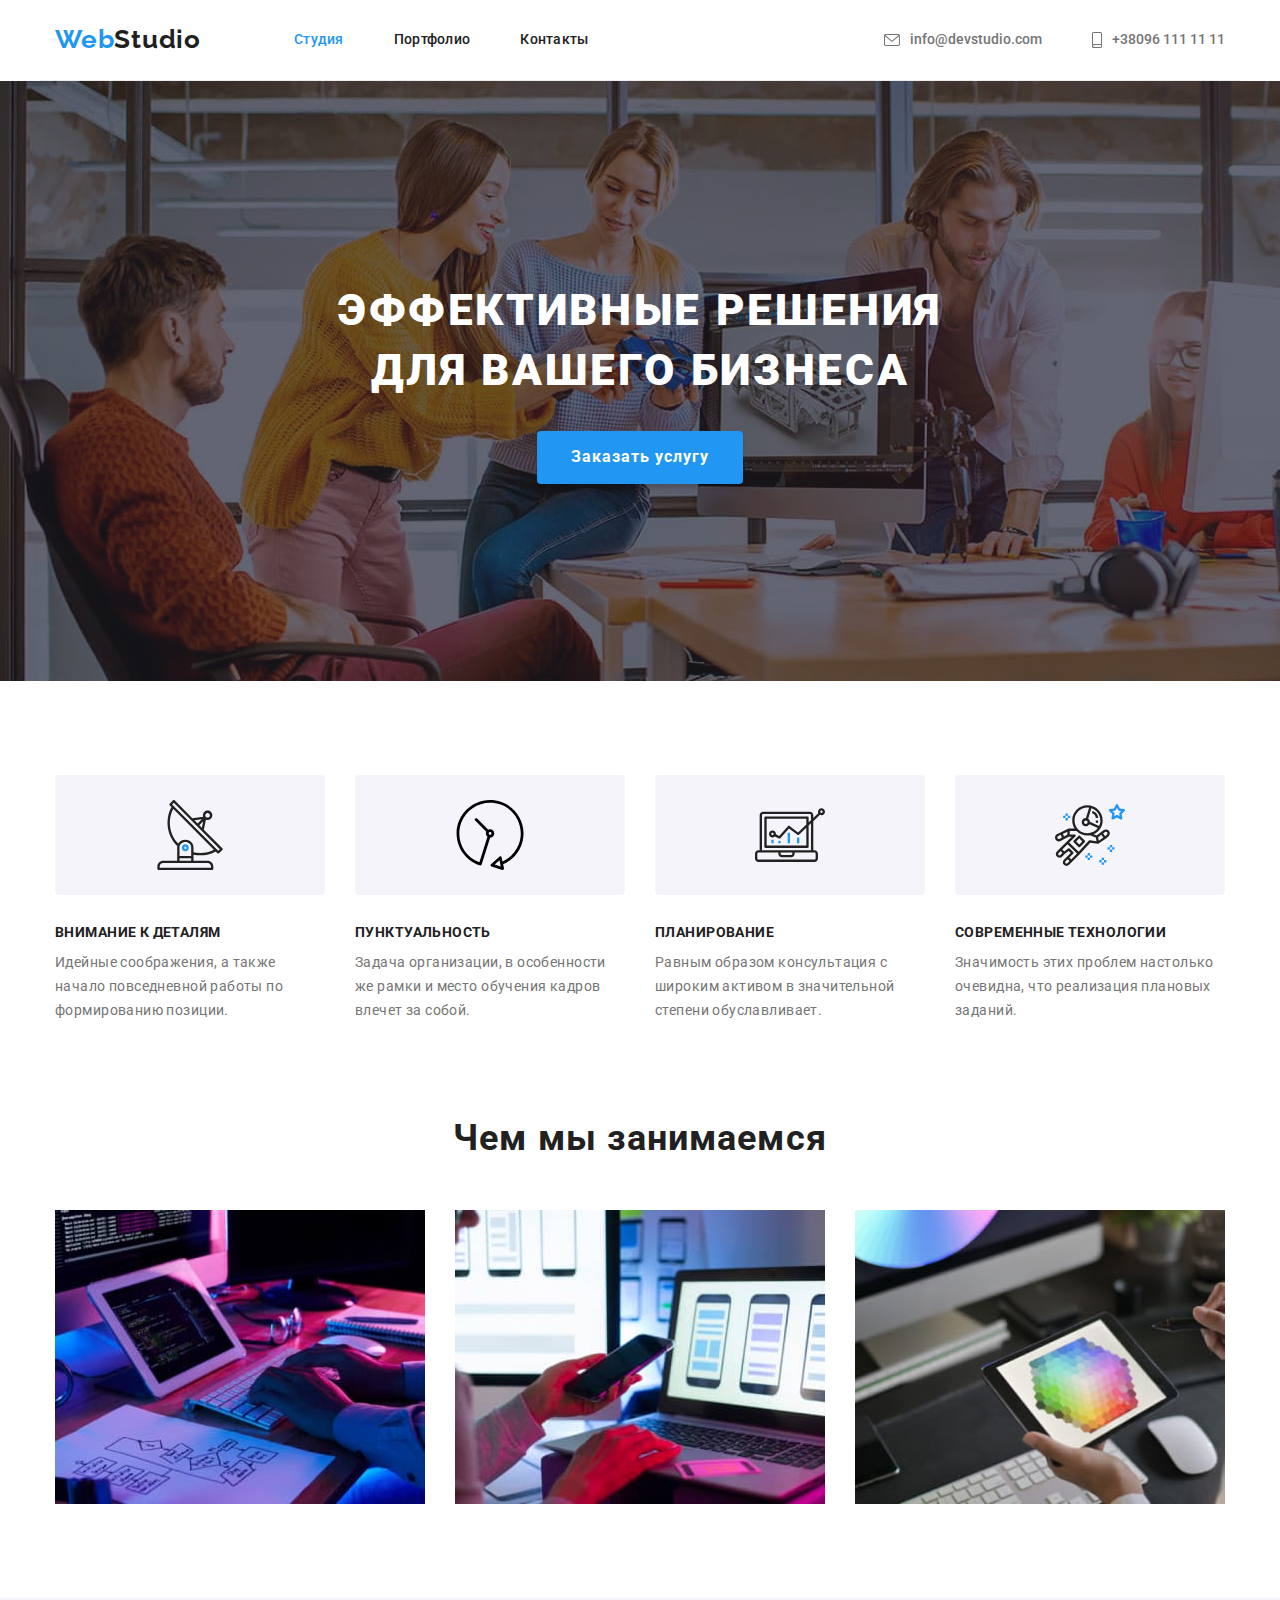
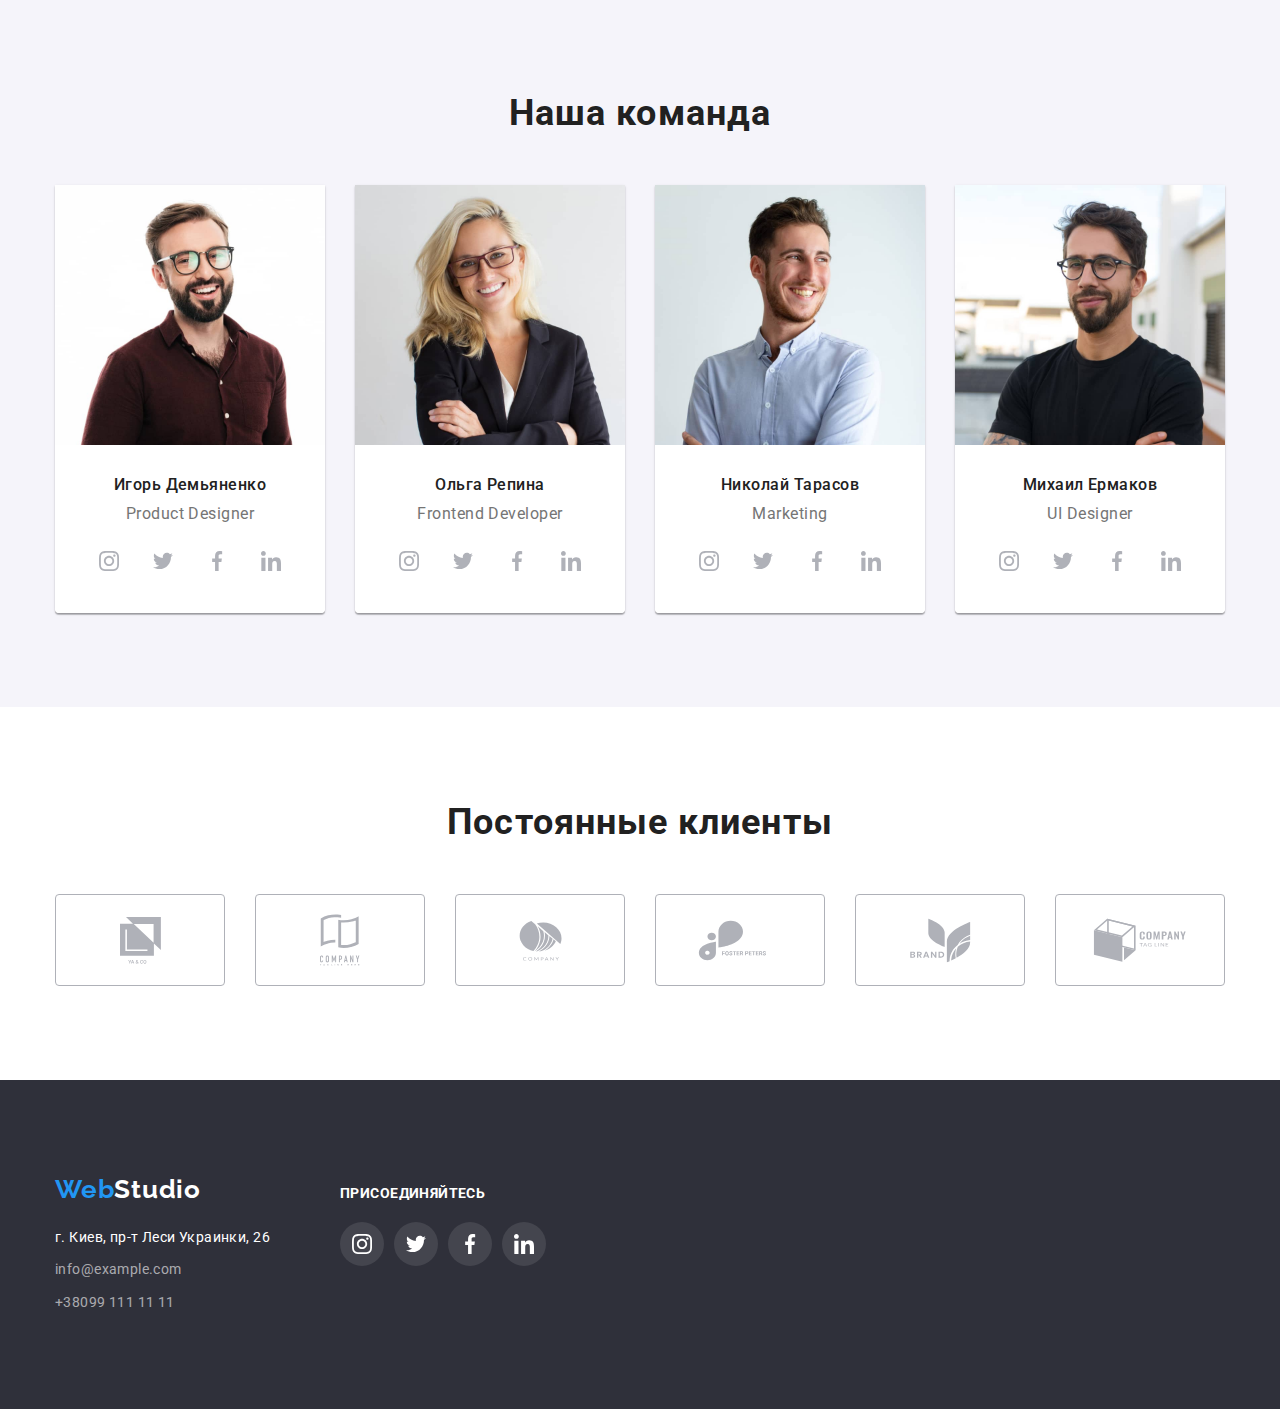
<file: index.html>
<!DOCTYPE html>
<html lang="ru">
  <head>
    <meta charset="UTF-8" />
    <meta http-equiv="X-UA-Compatible" content="IE=edge" />
    <meta name="viewport" content="width= , initial-scale=1.0" />
    <title>Homework HTML</title>

    <link rel="preconnect" href="https://fonts.gstatic.com" />
    <link
      href="https://fonts.googleapis.com/css2?family=Raleway:wght@700&family=Roboto:wght@400;500;700;900&display=swap"
      rel="stylesheet"
    />
    <link
      rel="stylesheet"
      href="https://cdnjs.cloudflare.com/ajax/libs/modern-normalize/1.0.0/modern-normalize.min.css"
    />
    <link rel="stylesheet" href="./css/styles.css" />
  </head>

  <body>
    <!--Top line-->

    <header>
      <div class="container navigation">
        <a class="logo" href="./index.html"> <span>Web</span>Studio </a>
        <nav>
          <ul class="site-nav">
            <li class="item">
              <a class="current-link" href="./index.html">Студия</a>
            </li>
            <li class="item">
              <a href="./portfolio.html">Портфолио</a>
            </li>
            <li class="item"><a href="">Контакты</a></li>
          </ul>
        </nav>

        <!--Contacts-->

        <ul class="site-contacts">
          <li>
            <a class="header-contacts" href="mailto:info@devstudio.com">
              <svg class="icon" width="16" height="12">
                <use href="./images/symbol-defs.svg#envelope"></use>
              </svg>
              info@devstudio.com
            </a>
          </li>
          <li>
            <a class="header-contacts" href="tel:+380961111111">
              <svg class="icon" width="10" height="16">
                <use href="./images/symbol-defs.svg#smartphone"></use>
              </svg>
              +38096 111 11 11</a
            >
          </li>
        </ul>
      </div>
    </header>

    <!--Main section-->

    <main>
      <!--Site hero-->

      <section class="hero-section overlay">
        <div class="container">
          <h1 class="hero-title">
            Эффективные решения <br />
            для вашего бизнеса
          </h1>
          <button class="order" type="button">Заказать услугу</button>
        </div>
      </section>

      <!--Features-->

      <section class="features-section">
        <div class="container">
          <h2 class="visually-hidden">Наши особенности</h2>
          <ul class="features">
            <li class="features-item">
              <div class="features-icon">
                <svg class="symbol">
                  <use href="./images/symbol-defs.svg#antenna"></use>
                </svg>
              </div>

              <h3 class="feature-title">Внимание к деталям</h3>
              <p class="feature-description">
                Идейные соображения, а также начало повседневной работы по
                формированию позиции.
              </p>
            </li>
            <li class="features-item">
              <div class="features-icon">
                <svg class="symbol">
                  <use href="./images/symbol-defs.svg#vector"></use>
                </svg>
              </div>

              <h3 class="feature-title">Пунктуальность</h3>
              <p class="feature-description">
                Задача организации, в особенности же рамки и место обучения
                кадров влечет за собой.
              </p>
            </li>
            <li class="features-item">
              <div class="features-icon">
                <svg class="symbol">
                  <use href="./images/symbol-defs.svg#diagram"></use>
                </svg>
              </div>

              <h3 class="feature-title">Планирование</h3>
              <p class="feature-description">
                Равным образом консультация с широким активом в значительной
                степени обуславливает.
              </p>
            </li>
            <li class="features-item">
              <div class="features-icon">
                <svg class="symbol">
                  <use href="./images/symbol-defs.svg#astronaut"></use>
                </svg>
              </div>

              <h3 class="feature-title">Современные технологии</h3>
              <p class="feature-description">
                Значимость этих проблем настолько очевидна, что реализация
                плановых заданий.
              </p>
            </li>
          </ul>
        </div>
      </section>

      <!--What we do-->

      <section class="section">
        <div class="container">
          <h2 class="our-works-title">Чем мы занимаемся</h2>
          <ul class="our-works">
            <li class="pic">
              <img
                src="./images/box.jpg"
                alt="Разработака веб-сайтов"
                width="370"
                height="294"
              />
            </li>
            <li class="pic">
              <img
                src="./images/box2.jpg"
                alt="Разработака приложений"
                width="370"
                height="294"
              />
            </li>
            <li class="pic">
              <img
                src="./images/box3.jpg"
                alt="Дизайн"
                width="370"
                height="294"
              />
            </li>
          </ul>
        </div>
      </section>

      <!--Our team-->

      <section class="section our-team">
        <div class="container">
          <h2 class="our-works-title">Наша команда</h2>
          <ul class="team">
            <li class="member">
              <img
                src="./images/designer.jpg"
                alt="Игорь Демьяненко. Дизайн продукта."
                width="270"
              />
              <div class="workman">
                <h3 class="employee">Игорь Демьяненко</h3>
                <p class="position">Product Designer</p>
                <ul class="social-media">
                  <li class="social-link">
                    <a
                      href="https://www.instagram.com/"
                      target="_blank"
                      rel="noreferrer noopener"
                    >
                      <svg class="social-icon">
                        <use href="./images/symbol-defs.svg#instagram"></use>
                      </svg>
                    </a>
                  </li>
                  <li class="social-link">
                    <a
                      href="https://twitter.com/"
                      target="_blank"
                      rel="noreferrer noopener"
                    >
                      <svg class="social-icon">
                        <use href="./images/symbol-defs.svg#twitter"></use>
                      </svg>
                    </a>
                  </li>
                  <li class="social-link">
                    <a
                      href="https://www.facebook.com/"
                      target="_blank"
                      rel="noreferrer noopener"
                    >
                      <svg class="social-icon">
                        <use href="./images/symbol-defs.svg#facebook"></use>
                      </svg>
                    </a>
                  </li>
                  <li class="social-link">
                    <a
                      href="https://www.linkedin.com/"
                      target="_blank"
                      rel="noreferrer noopener"
                    >
                      <svg class="social-icon">
                        <use href="./images/symbol-defs.svg#linkedin"></use>
                      </svg>
                    </a>
                  </li>
                </ul>
              </div>
            </li>

            <li class="member">
              <img
                src="./images/developer.jpg"
                alt="Ольга Репина. Разработка."
                width="270"
              />
              <div class="workman">
                <h3 class="employee">Ольга Репина</h3>
                <p class="position">Frontend Developer</p>
                <ul class="social-media">
                  <li class="social-link">
                    <a
                      href="https://www.instagram.com/"
                      target="_blank"
                      rel="noreferrer noopener"
                    >
                      <svg class="social-icon">
                        <use href="./images/symbol-defs.svg#instagram"></use>
                      </svg>
                    </a>
                  </li>
                  <li class="social-link">
                    <a
                      href="https://twitter.com/"
                      target="_blank"
                      rel="noreferrer noopener"
                    >
                      <svg class="social-icon">
                        <use href="./images/symbol-defs.svg#twitter"></use>
                      </svg>
                    </a>
                  </li>
                  <li class="social-link">
                    <a
                      href="https://www.facebook.com/"
                      target="_blank"
                      rel="noreferrer noopener"
                    >
                      <svg class="social-icon">
                        <use href="./images/symbol-defs.svg#facebook"></use>
                      </svg>
                    </a>
                  </li>
                  <li class="social-link">
                    <a
                      href="https://www.linkedin.com/"
                      target="_blank"
                      rel="noreferrer noopener"
                    >
                      <svg class="social-icon">
                        <use href="./images/symbol-defs.svg#linkedin"></use>
                      </svg>
                    </a>
                  </li>
                </ul>
              </div>
            </li>
            <li class="member">
              <img
                src="./images/marketing.jpg"
                alt="Николай Тарасов. Маркетинг."
                width="270"
              />
              <div class="workman">
                <h3 class="employee">Николай Тарасов</h3>
                <p class="position">Marketing</p>
                <ul class="social-media">
                  <li class="social-link">
                    <a
                      href="https://www.instagram.com/"
                      target="_blank"
                      rel="noreferrer noopener"
                    >
                      <svg class="social-icon">
                        <use href="./images/symbol-defs.svg#instagram"></use>
                      </svg>
                    </a>
                  </li>
                  <li class="social-link">
                    <a
                      href="https://twitter.com/"
                      target="_blank"
                      rel="noreferrer noopener"
                    >
                      <svg class="social-icon">
                        <use href="./images/symbol-defs.svg#twitter"></use>
                      </svg>
                    </a>
                  </li>
                  <li class="social-link">
                    <a
                      href="https://www.facebook.com/"
                      target="_blank"
                      rel="noreferrer noopener"
                    >
                      <svg class="social-icon">
                        <use href="./images/symbol-defs.svg#facebook"></use>
                      </svg>
                    </a>
                  </li>
                  <li class="social-link">
                    <a
                      href="https://www.linkedin.com/"
                      target="_blank"
                      rel="noreferrer noopener"
                    >
                      <svg class="social-icon">
                        <use href="./images/symbol-defs.svg#linkedin"></use>
                      </svg>
                    </a>
                  </li>
                </ul>
              </div>
            </li>
            <li class="member">
              <img
                src="./images/uldesigner.jpg"
                alt="Михаил Ермаков. Графический дизайн."
                width="270"
              />
              <div class="workman">
                <h3 class="employee">Михаил Ермаков</h3>
                <p class="position">UI Designer</p>
                <ul class="social-media">
                  <li class="social-link">
                    <a
                      href="https://www.instagram.com/"
                      target="_blank"
                      rel="noreferrer noopener"
                    >
                      <svg class="social-icon">
                        <use href="./images/symbol-defs.svg#instagram"></use>
                      </svg>
                    </a>
                  </li>
                  <li class="social-link">
                    <a
                      href="https://twitter.com/"
                      target="_blank"
                      rel="noreferrer noopener"
                    >
                      <svg class="social-icon">
                        <use href="./images/symbol-defs.svg#twitter"></use>
                      </svg>
                    </a>
                  </li>
                  <li class="social-link">
                    <a
                      href="https://www.facebook.com/"
                      target="_blank"
                      rel="noreferrer noopener"
                    >
                      <svg class="social-icon">
                        <use href="./images/symbol-defs.svg#facebook"></use>
                      </svg>
                    </a>
                  </li>
                  <li class="social-link">
                    <a
                      href="https://www.linkedin.com/"
                      target="_blank"
                      rel="noreferrer noopener"
                    >
                      <svg class="social-icon">
                        <use href="./images/symbol-defs.svg#linkedin"></use>
                      </svg>
                    </a>
                  </li>
                </ul>
              </div>
            </li>
          </ul>
        </div>
      </section>

      <!-- Our clients -->

      <section class="section">
        <div class="container">
          <h2 class="our-works-title">Постоянные клиенты</h2>
          <ul class="clients">
            <li class="company">
              <a class="effect" href="">
                <svg class="company-icon" width="41" height="47">
                  <use href="./images/symbol-defs.svg#group"></use>
                </svg>
              </a>
            </li>
            <li class="company">
              <a class="effect" href="">
                <svg class="company-icon" width="40" height="52">
                  <use href="./images/symbol-defs.svg#union"></use></svg
              ></a>
            </li>
            <li class="company">
              <a class="effect" href="">
                <svg class="company-icon" width="43" height="41">
                  <use href="./images/symbol-defs.svg#company"></use>
                </svg>
              </a>
            </li>
            <li class="company">
              <a class="effect" href="">
                <svg class="company-icon" width="85" height="41">
                  <use href="./images/symbol-defs.svg#fosterpetters"></use>
                </svg>
              </a>
            </li>
            <li class="company">
              <a class="effect" href="">
                <svg class="company-icon" width="63" height="45">
                  <use href="./images/symbol-defs.svg#brand"></use>
                </svg>
              </a>
            </li>
            <li class="company">
              <a class="effect" href="">
                <svg class="company-icon" width="94" height="44">
                  <use href="./images/symbol-defs.svg#tagline"></use>
                </svg>
              </a>
            </li>
          </ul>
        </div>
      </section>
    </main>

    <!--Site footer-->

    <footer>
      <div class="container">
        <div class="footer-address">
          <a class="footer-logo" href="./index.html">
            <span>Web</span><span class="second-half">Studio</span>
          </a>

          <address>
            <ul class="contacts-list">
              <li>
                <a
                  class="main-address"
                  href="https://bit.ly/3nyjrAB"
                  target="_blank"
                  rel="noreferrer noopener"
                  >г. Киев, пр-т Леси Украинки, 26</a
                >
              </li>
              <li>
                <a class="footer-contacts" href="mailto:info@example.com"
                  >info@example.com</a
                >
              </li>
              <li>
                <a class="footer-contacts" href="tel:+380991111111"
                  >+38099 111 11 11</a
                >
              </li>
            </ul>
          </address>
        </div>

        <div class="join-container">
          <b class="join-title">Присоединяйтесь</b>
          <ul class="join-list">
            <li class="join-social">
              <a
                href="https://www.instagram.com/"
                target="_blank"
                rel="noreferrer noopener"
              >
                <svg class="join-social-icon">
                  <use href="./images/symbol-defs.svg#instagram"></use>
                </svg>
              </a>
            </li>
            <li class="join-social">
              <a
                href="https://twitter.com/"
                target="_blank"
                rel="noreferrer noopener"
              >
                <svg class="join-social-icon">
                  <use href="./images/symbol-defs.svg#twitter"></use>
                </svg>
              </a>
            </li>
            <li class="join-social">
              <a
                href="https://www.facebook.com/"
                target="_blank"
                rel="noreferrer noopener"
              >
                <svg class="join-social-icon">
                  <use href="./images/symbol-defs.svg#facebook"></use>
                </svg>
              </a>
            </li>
            <li class="join-social">
              <a
                href="https://www.linkedin.com/"
                target="_blank"
                rel="noreferrer noopener"
              >
                <svg class="join-social-icon">
                  <use href="./images/symbol-defs.svg#linkedin"></use>
                </svg>
              </a>
            </li>
          </ul>
        </div>
      </div>
    </footer>
  </body>
</html>
</file>
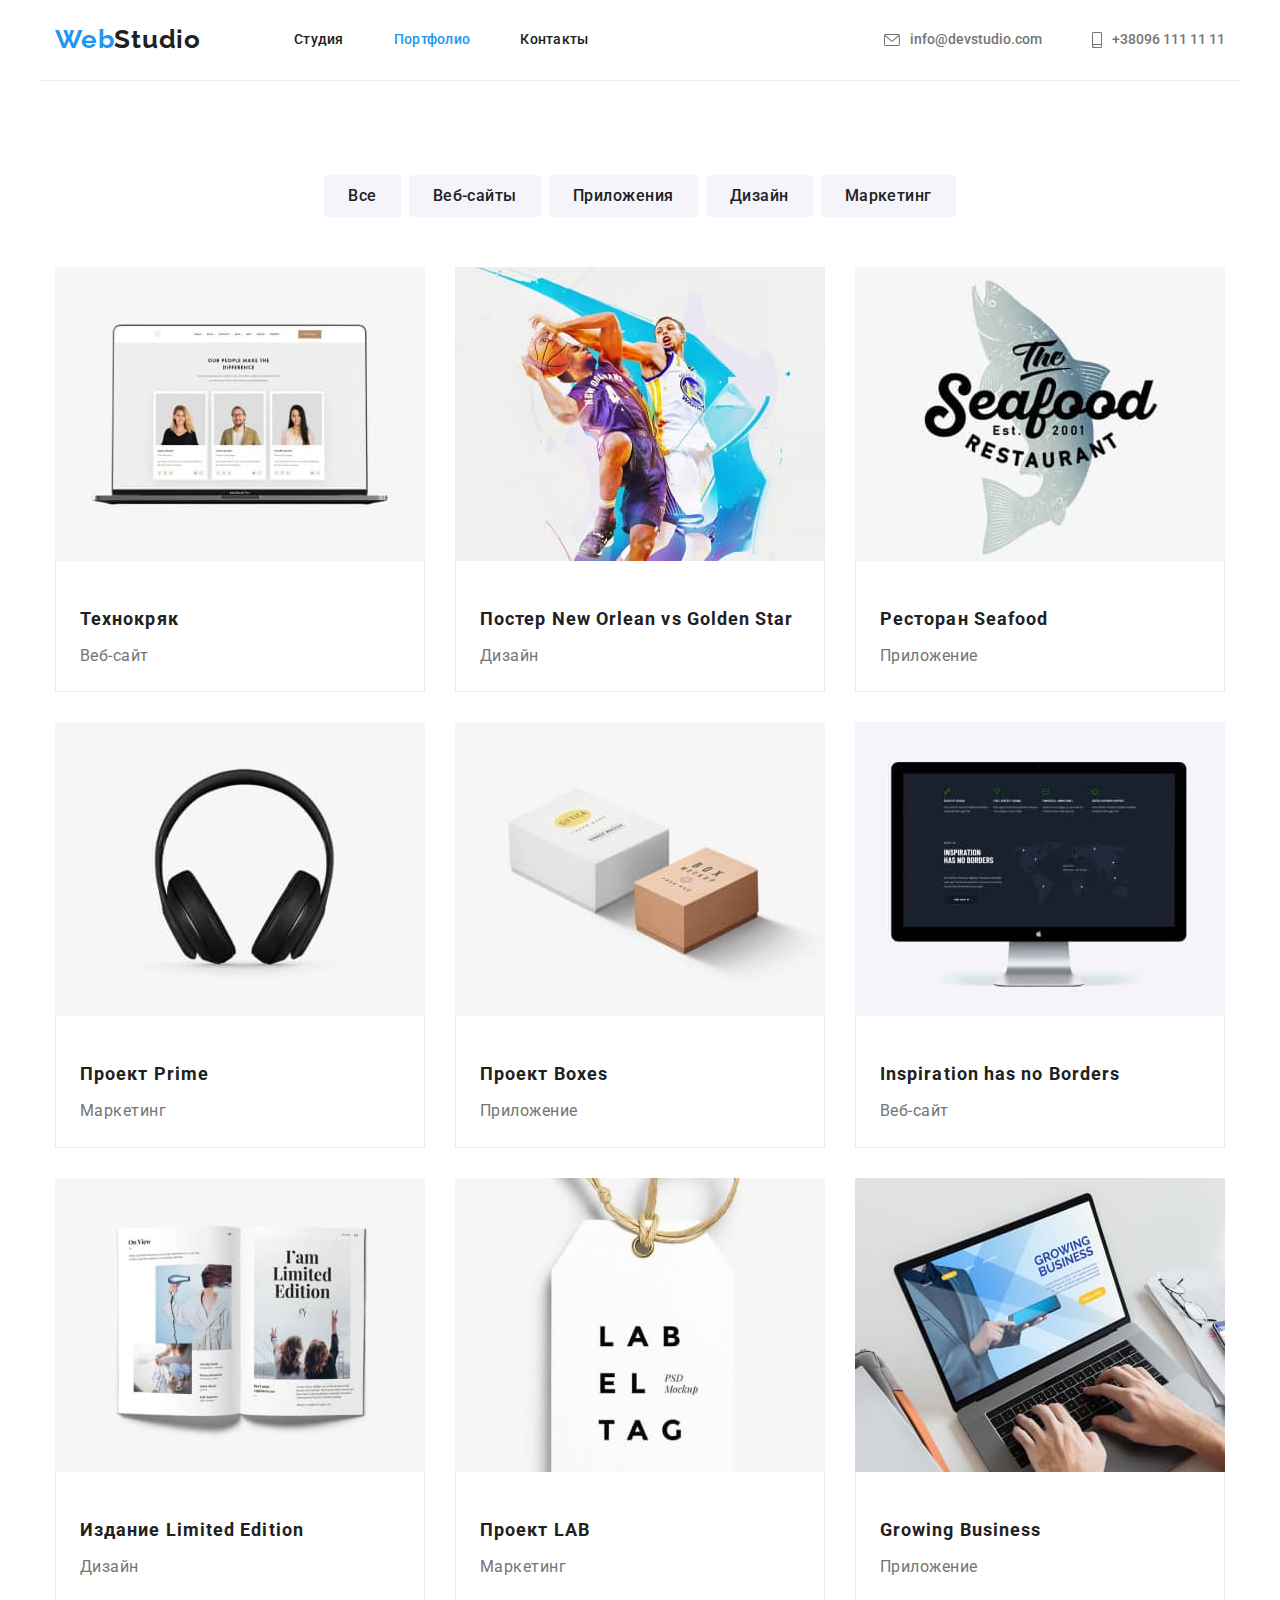
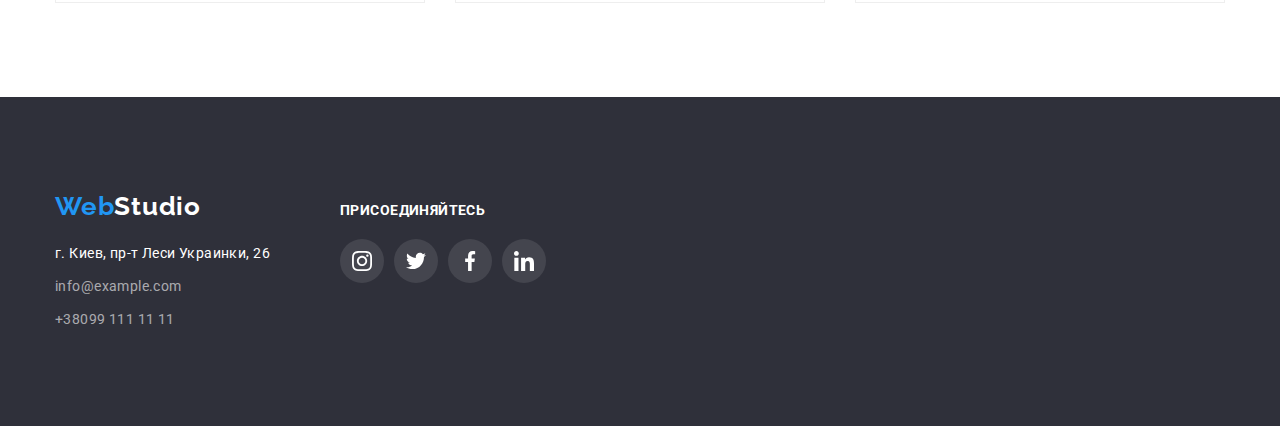
<file: portfolio.html>
<!DOCTYPE html>
<html lang="ru">
  <head>
    <meta charset="UTF-8" />
    <meta http-equiv="X-UA-Compatible" content="IE=edge" />
    <meta name="viewport" content="width= , initial-scale=1.0" />
    <title>Homework CSS</title>
    <link rel="preconnect" href="https://fonts.gstatic.com" />
    <link
      href="https://fonts.googleapis.com/css2?family=Raleway:wght@700&family=Roboto:wght@400;500;700&display=swap"
      rel="stylesheet"
    />
    <link
      rel="stylesheet"
      href="https://cdnjs.cloudflare.com/ajax/libs/modern-normalize/1.0.0/modern-normalize.min.css"
    />
    <link rel="stylesheet" href="./css/styles.css" />
  </head>

  <body>
    <!--Top line-->

    <header>
      <div class="container navigation">
        <a class="logo" href="./index.html"> <span>Web</span>Studio </a>
        <nav>
          <ul class="site-nav">
            <li class="item"><a href="./index.html">Студия</a></li>
            <li class="item">
              <a class="current-link" href="./portfolio.html">Портфолио</a>
            </li>
            <li class="item"><a href="">Контакты</a></li>
          </ul>
        </nav>
        <!--Contacts-->

        <ul class="site-contacts">
          <li>
            <a class="header-contacts" href="mailto:info@devstudio.com">
              <svg class="icon" width="16" height="12">
                <use href="./images/symbol-defs.svg#envelope"></use>
              </svg>
              info@devstudio.com
            </a>
          </li>
          <li>
            <a class="header-contacts" href="tel:+380961111111">
              <svg class="icon" width="10" height="16">
                <use href="./images/symbol-defs.svg#smartphone"></use>
              </svg>
              +38096 111 11 11</a
            >
          </li>
        </ul>
      </div>
    </header>

    <!--Main section-->

    <main>
      <h1 class="visually-hidden">Портфолио</h1>
      <section class="portfolio-section">
        <div class="container">
          <h2 class="visually-hidden">Фильтры</h2>
          <ul class="filters">
            <li class="btn"><button type="button">Все</button></li>
            <li class="btn"><button type="button">Веб-сайты</button></li>
            <li class="btn"><button type="button">Приложения</button></li>
            <li class="btn"><button type="button">Дизайн</button></li>
            <li class="btn"><button type="button">Маркетинг</button></li>
          </ul>
          <h2 class="visually-hidden">Наши работы</h2>
          <ul class="grid">
            <li class="grid-item">
              <img
                src="./portfolio.images/project1.jpg"
                alt="Веб-сайт"
                width="370"
                height="294"
              />
              <div class="grid-item-border">
                <h3 class="product">Технокряк</h3>
                <p class="description">Веб-сайт</p>
              </div>
            </li>
            <li class="grid-item">
              <img
                src="./portfolio.images/project2.jpg"
                alt="Баскетбольный постер"
                width="370"
                height="294"
              />
              <div class="grid-item-border">
                <h3 class="product">Постер New Orlean vs Golden Star</h3>
                <p class="description">Дизайн</p>
              </div>
            </li>
            <li class="grid-item">
              <img
                src="./portfolio.images/project3.jpg"
                alt="Логотип ресторана"
                width="370"
                height="294"
              />
              <div class="grid-item-border">
                <h3 class="product">Ресторан Seafood</h3>
                <p class="description">Приложение</p>
              </div>
            </li>
            <li class="grid-item">
              <img
                src="./portfolio.images/project4.jpg"
                alt="Наушники"
                width="370"
                height="294"
              />
              <div class="grid-item-border">
                <h3 class="product">Проект Prime</h3>
                <p class="description">Маркетинг</p>
              </div>
            </li>
            <li class="grid-item">
              <img
                src="./portfolio.images/project5.jpg"
                alt="Коробки"
                width="370"
                height="294"
              />
              <div class="grid-item-border">
                <h3 class="product">Проект Boxes</h3>
                <p class="description">Приложение</p>
              </div>
            </li>
            <li class="grid-item">
              <img
                src="./portfolio.images/project6.jpg"
                alt="Монитор"
                width="370"
                height="294"
              />
              <div class="grid-item-border">
                <h3 class="product">Inspiration has no Borders</h3>
                <p class="description">Веб-сайт</p>
              </div>
            </li>
            <li class="grid-item">
              <img
                src="./portfolio.images/project7.jpg"
                alt="Журнал"
                width="370"
                height="294"
              />
              <div class="grid-item-border">
                <h3 class="product">Издание Limited Edition</h3>
                <p class="description">Дизайн</p>
              </div>
            </li>
            <li class="grid-item">
              <img
                src="./portfolio.images/project8.jpg"
                alt="Бирка"
                width="370"
                height="294"
              />
              <div class="grid-item-border">
                <h3 class="product">Проект LAB</h3>
                <p class="description">Маркетинг</p>
              </div>
            </li>
            <li class="grid-item">
              <img
                src="./portfolio.images/project9.jpg"
                alt="Ноутбук"
                width="370"
                height="294"
              />
              <div class="grid-item-border">
                <h3 class="product">Growing Business</h3>
                <p class="description">Приложение</p>
              </div>
            </li>
          </ul>
        </div>
      </section>
    </main>

    <!--Site footer-->

    <footer>
      <div class="container">
        <div class="footer-address">
          <a class="footer-logo" href="./index.html">
            <span>Web</span><span class="second-half">Studio</span>
          </a>

          <address>
            <ul class="contacts-list">
              <li>
                <a
                  class="main-address"
                  href="https://bit.ly/3nyjrAB"
                  target="_blank"
                  rel="noreferrer noopener"
                  >г. Киев, пр-т Леси Украинки, 26</a
                >
              </li>
              <li>
                <a class="footer-contacts" href="mailto:info@example.com"
                  >info@example.com</a
                >
              </li>
              <li>
                <a class="footer-contacts" href="tel:+380991111111"
                  >+38099 111 11 11</a
                >
              </li>
            </ul>
          </address>
        </div>

        <div class="join-container">
          <b class="join-title">Присоединяйтесь</b>
          <ul class="join-list">
            <li class="join-social">
              <a
                href="https://www.instagram.com/"
                target="_blank"
                rel="noreferrer noopener"
              >
                <svg class="join-social-icon">
                  <use href="./images/symbol-defs.svg#instagram"></use>
                </svg>
              </a>
            </li>
            <li class="join-social">
              <a
                href="https://twitter.com/"
                target="_blank"
                rel="noreferrer noopener"
              >
                <svg class="join-social-icon">
                  <use href="./images/symbol-defs.svg#twitter"></use>
                </svg>
              </a>
            </li>
            <li class="join-social">
              <a
                href="https://www.facebook.com/"
                target="_blank"
                rel="noreferrer noopener"
              >
                <svg class="join-social-icon">
                  <use href="./images/symbol-defs.svg#facebook"></use>
                </svg>
              </a>
            </li>
            <li class="join-social">
              <a
                href="https://www.linkedin.com/"
                target="_blank"
                rel="noreferrer noopener"
              >
                <svg class="join-social-icon">
                  <use href="./images/symbol-defs.svg#linkedin"></use>
                </svg>
              </a>
            </li>
          </ul>
        </div>
      </div>
    </footer>
  </body>
</html>
</file>
<file: css/styles.css>
:root {
  --main-background-color: #ffffff;
  --main-text-color: #212121;
  --main-accent-color: #2196f3;
  --secondary-text-color: #757575;
  --page-background-color: #2f303a;
}

body {
  background-color: var(--main-background-color);
  color: var(--main-text-color);
  font-family: Roboto, sans-serif;
  margin: 0;
}

/* Hidden elements */

li {
  list-style: none;
}

ul {
  margin: 0;
  padding-left: 0;
}

.visually-hidden {
  position: absolute;
  width: 1px;
  height: 1px;
  margin: -1px;
  border: 0;
  padding: 0;
  white-space: nowrap;
  clip-path: inset(100%);
  clip: rect(0 0 0 0);
  overflow: hidden;
}

.container {
  width: 1200px;
  padding-left: 15px;
  padding-right: 15px;
  margin: auto;
}

.section {
  padding-top: 94px;
  padding-bottom: 94px;
}

h1,
h2,
h3,
p {
  margin: 0;
}

img {
  display: block;
}

/* Site header */

.navigation {
  display: flex;
  align-items: center;
  border-bottom: 1px solid #ececec;
}

.logo {
  display: inline-block;
  padding-top: 24px;
  padding-bottom: 25px;
  margin-right: 93px;

  color: var(--main-text-color);

  font-family: Raleway;
  font-weight: 700;
  font-size: 26px;
  line-height: 1.2;
  letter-spacing: 0.03em;
  text-decoration: none;
}

span {
  color: var(--main-accent-color);
}

span.second-half {
  color: var(--main-background-color);
}

.site-nav {
  display: flex;
  padding-top: 0;
  margin: 0;
}

/* .site-nav .item + .item{
margin-left: 50px;
} */

.site-nav .item:not(:last-child) {
  margin-right: 50px;
}

.site-nav a {
  display: block;
  padding-top: 32px;
  padding-bottom: 32px;

  color: var(--main-text-color);

  font-weight: 500;
  font-size: 14px;
  line-height: 1.1;
  letter-spacing: 0.02em;
  text-decoration: none;
}

.site-nav a:hover,
.site-nav a:focus {
  color: var(--main-accent-color);
}

.site-nav .current-link {
  color: var(--main-accent-color);
}

/* Contacts top */

.site-contacts {
  display: flex;
  margin-left: auto;
}

/* .site-contacts .header-contacts + .header-contacts{
  margin-left: 50px;
} */

.site-contacts li:not(:last-child) {
  margin-right: 50px;
}

.header-contacts {
  display: flex;
  align-items: center;
  padding-top: 32px;
  padding-bottom: 32px;

  color: var(--secondary-text-color);

  font-weight: 500;
  font-size: 14px;
  line-height: 1.1;
  text-decoration: none;
}

.header-contacts:hover,
.header-contacts:focus {
  color: var(--main-accent-color);
}

/* Studio main title */

.portfolio-section {
  padding-top: 94px;
  padding-bottom: 94px;
}

.hero-section {
  text-align: center;
  padding-top: 200px;
  padding-bottom: 200px;
}

.hero-title {
  color: var(--main-background-color);

  font-weight: 900;
  font-size: 44px;
  line-height: 1.36;
  letter-spacing: 0.06em;
  text-transform: uppercase;
}

/* Studio order button */

.order {
  display: inline-block;
  padding: 10px 32px;
  margin-top: 30px;
  min-width: 200px;

  background-color: var(--main-accent-color);
  color: var(--main-background-color);

  font-weight: bold;
  font-size: 16px;
  line-height: 1.8;

  align-items: center;
  text-align: center;
  letter-spacing: 0.06em;
  border-radius: 4px;
  border-color: transparent;
  box-shadow: 0px 4px 4px rgba(0, 0, 0, 0.15);
}

/* .order:hover {
  color: var(--main-background-color);
  background-color: var(--main-accent-color);
  box-shadow: 0px 4px 4px rgba(0, 0, 0, 0.15);
} */

/* Portfolio filter buttons */

.filters {
  display: flex;
  margin-bottom: 50px;
  align-items: center;
  justify-content: center;
}

.filters button:hover,
.filters button:focus {
  color: var(--main-background-color);
  background-color: var(--main-accent-color);
  box-shadow: 0px 3px 1px rgba(0, 0, 0, 0.1), 0px 1px 2px rgba(0, 0, 0, 0.08),
    0px 2px 2px rgba(0, 0, 0, 0.12);
}
.filters button {
  padding: 6px 22px;

  color: var(--main-text-color);
  background-color: #f5f4fa;

  font-weight: 500;
  font-size: 16px;
  line-height: 1.6;
  text-align: center;
  letter-spacing: 0.03em;
  cursor: pointer;

  border-radius: 4px;
  border-color: transparent;
}

.btn:not(:last-child) {
  margin-right: 8px;
}

/* Portfolio product grid */

.grid {
  display: flex;
  flex-wrap: wrap;
  margin-left: -30px;
  margin-top: -30px;
}

.grid-item {
  margin-left: 30px;
  margin-top: 30px;
  flex-basis: calc(100% / 3 - 30px);
}

.grid-item-border {
  padding: 20px 24px;
  border: 1px solid #eeeeee;
  border-top: 0;
}

.grid-item:hover {
  box-shadow: 0px 4px 4px rgba(0, 0, 0, 0.25);
}

/* Studio features */

.features-section {
  padding-top: 94px;
}

.features {
  display: flex;
  justify-content: space-between;
}

.features-item {
  flex-basis: calc((100% - 90px) / 4);
}

.features-item:not(:last-child) {
  margin-right: 30px;
}

/* .features .features-item + .features-item {
  margin-left: 30px;
} */

.feature-title {
  font-weight: bold;
  font-size: 14px;
  line-height: 1.14;
  letter-spacing: 0.03em;
  text-transform: uppercase;
}

.feature-description {
  margin-top: 10px;

  color: var(--secondary-text-color);

  font-weight: normal;
  font-size: 14px;
  line-height: 1.7;
  letter-spacing: 0.03em;
  /* text-align: left; */
}

/* Studio works */

.our-works {
  display: flex;
  justify-content: center;
}
/* .our-works .pic + .pic {
  margin-left: 30px;
} */

.our-works .pic:not(:last-child) {
  margin-right: 30px;
}
.our-works-title {
  margin-bottom: 50px;

  color: var(--main-text-color);

  font-weight: bold;
  font-size: 36px;
  line-height: 1.2;
  text-align: center;
  letter-spacing: 0.03em;
}

/* Studio team */

.our-team {
  background-color: #f5f4fa;
}

.team {
  display: flex;
  justify-content: center;
}

/* .team .member + .member {
  margin-left: 30px;
} */

.team .member:not(:last-child) {
  margin-right: 30px;
}

.member {
  box-shadow: 0px 1px 3px rgba(0, 0, 0, 0.12), 0px 1px 1px rgba(0, 0, 0, 0.14),
    0px 2px 1px rgba(0, 0, 0, 0.2);

  border-radius: 0px 0px 4px 4px;
}

.workman {
  padding: 30px 32px;
  background-color: var(--main-background-color);

  border-radius: 0px 0px 4px 4px;
}

.employee {
  color: var(--main-text-color);

  font-weight: 500;
  font-size: 16px;
  line-height: 1.2;
  letter-spacing: 0.03em;
  text-align: center;
}

.position {
  margin-top: 10px;

  color: var(--secondary-text-color);

  font-weight: normal;
  font-size: 16px;
  line-height: 1.2;
  letter-spacing: 0.03em;
  text-align: center;
}

/* Portfolio product cards */

.product {
  padding-top: 20px;

  font-weight: 700;
  font-size: 18px;
  line-height: 2;
  letter-spacing: 0.06em;
}

.description {
  margin-top: 4px;

  color: var(--secondary-text-color);
  font-weight: 400;
  font-size: 16px;
  line-height: 1.9;
  letter-spacing: 0.03em;
}

/* Contacts bottom */

footer {
  background-color: var(--page-background-color);
  padding-top: 94px;
  padding-bottom: 94px;
}

.footer-logo {
  display: inline-block;
  margin-bottom: 20px;

  color: var(--main-text-color);

  font-family: Raleway;
  font-weight: 700;
  font-size: 26px;
  line-height: 1.2;
  letter-spacing: 0.03em;
  text-decoration: none;
}

address {
  font-style: normal;
}

.contacts-list {
  display: inline-block;
}

.contacts-list li:not(:first-child) {
  margin-top: 9px;
}

.main-address {
  color: #ffffff;

  font-weight: 400;
  font-size: 14px;
  line-height: 1.7;
  letter-spacing: 0.03em;
  text-decoration: none;
}

.main-address:hover,
:focus {
  color: var(--main-accent-color);
}

.footer-contacts {
  display: inline-block;

  color: rgba(255, 255, 255, 0.6);

  font-weight: 400;
  font-size: 14px;
  line-height: 1.7;
  letter-spacing: 0.03em;
  text-decoration: none;
}

.footer-contacts:hover,
:focus {
  color: var(--main-accent-color);
}

/* Vector graphics */

.icon {
  margin-right: 10px;
  fill: currentColor;
}

.features-icon {
  display: flex;
  align-items: center;
  justify-content: center;
  background-color: #f5f4fa;
  width: 270px;
  height: 120px;
  margin-bottom: 30px;
  border-radius: 4px;
}

.symbol {
  width: 70px;
  height: 70px;
}

.overlay {
  max-width: 1600px;
  height: 600px;
  margin-left: auto;
  margin-right: auto;

  background-image: linear-gradient(
      to right,
      rgba(47, 48, 58, 0.4),
      rgba(47, 48, 58, 0.4)
    ),
    url(../images/overlayhero.jpg);
  background-size: cover;
  background-repeat: no-repeat;
}

.social-media {
  display: flex;
  align-items: center;
  justify-content: center;
  margin-top: 16px;
}

.social-icon {
  width: 20px;
  height: 20px;
  fill: currentColor;
}

.social-link a {
  display: flex;
  align-items: center;
  justify-content: center;
  width: 44px;
  height: 44px;

  color: #afb1b8;
}

.social-link:not(:last-child) {
  margin-right: 10px;
}

.social-link a:hover {
  color: var(--main-background-color);
  background-color: var(--main-accent-color);
  border-radius: 50%;
}

.social-link a:focus {
  color: var(--main-background-color);
  background-color: var(--main-accent-color);
  border-radius: 50%;
}

.clients {
  display: flex;
  justify-content: center;
}

.company {
  display: flex;
  justify-content: center;
}
.company:not(:last-child) {
  margin-right: 30px;
}

.company a {
  display: flex;
  width: 170px;
  height: 92px;
  align-items: center;
  justify-content: center;

  border: 1px solid #afb1b8;
  border-radius: 4px;
  color: #afb1b8;
}

.company-icon {
  fill: currentColor;
}

.effect:hover,
.effect:focus {
  border-color: var(--main-accent-color);
  color: var(--main-accent-color);
}
footer .container {
  display: flex;
  align-items: baseline;
}

.join-container {
  display: block;
  margin-left: 70px;
}

.footer-address {
  display: block;
}

.join-title {
  display: block;
  margin-bottom: 20px;

  font-weight: bold;
  font-size: 14px;
  line-height: 1.14;
  letter-spacing: 0.03em;
  text-transform: uppercase;

  color: var(--main-background-color);
}

.join-list {
  display: flex;
}

.join-social a {
  display: flex;
  align-items: center;
  justify-content: center;
  width: 44px;
  height: 44px;

  border-radius: 50%;
  background-color: rgba(255, 255, 255, 0.1);

  color: var(--main-background-color);
}

.join-social:not(:last-child) {
  margin-right: 10px;
}

.join-social a:hover {
  background-color: var(--main-accent-color);
}

.join-social a:focus {
  background-color: var(--main-accent-color);
}

.join-social-icon {
  width: 20px;
  height: 20px;
  fill: currentColor;
}
</file>
